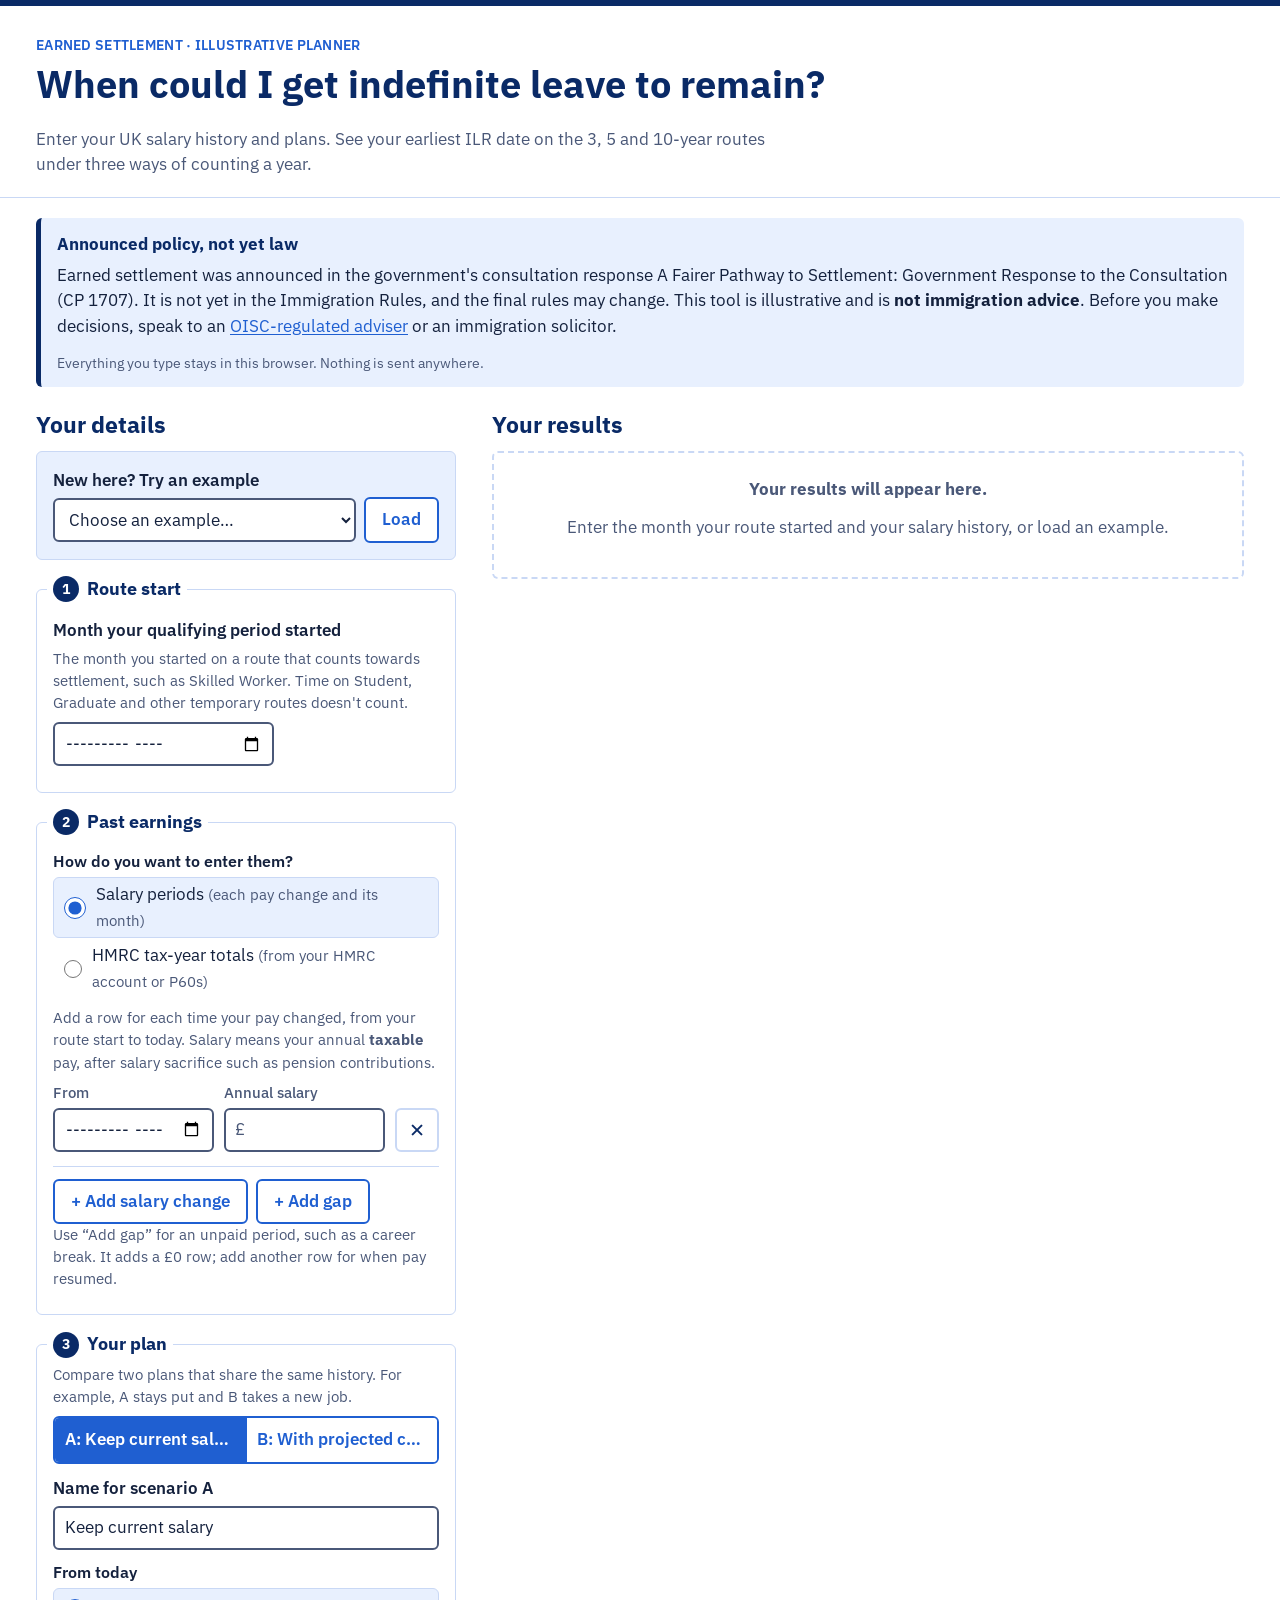
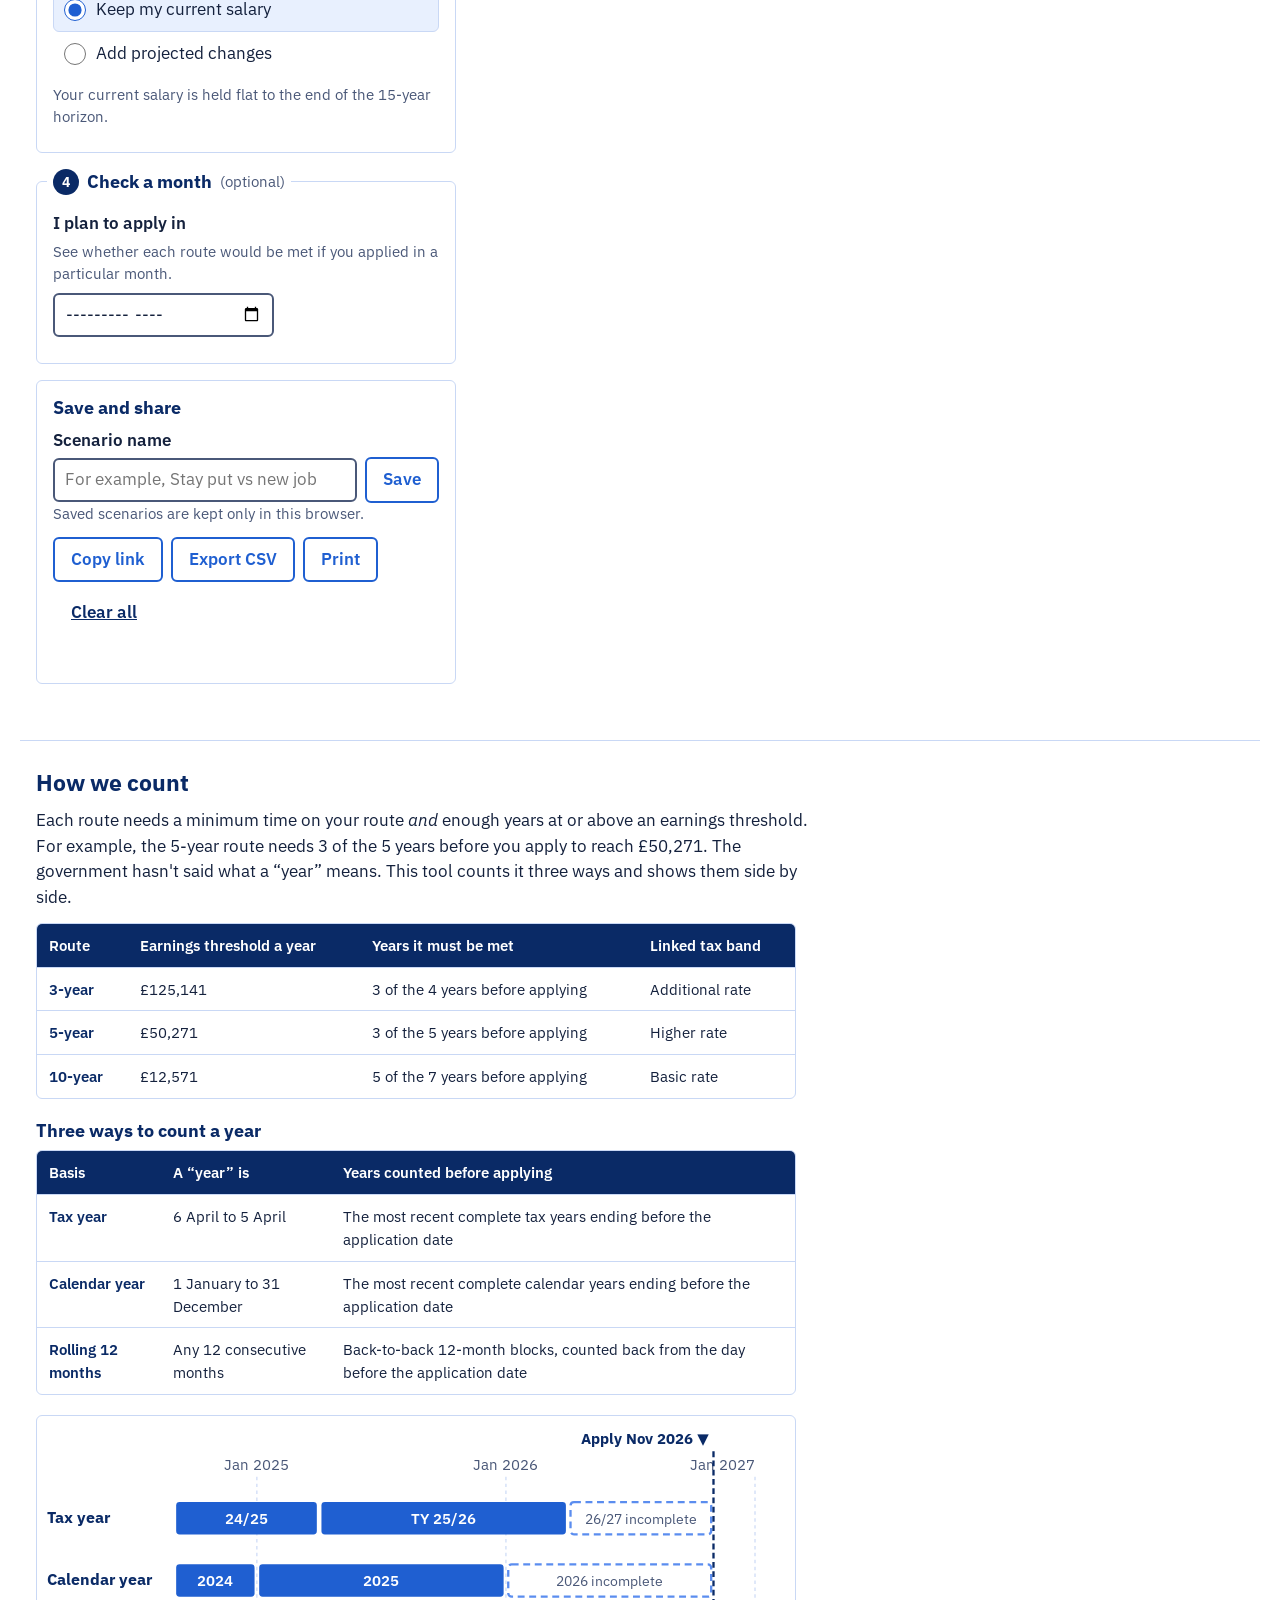
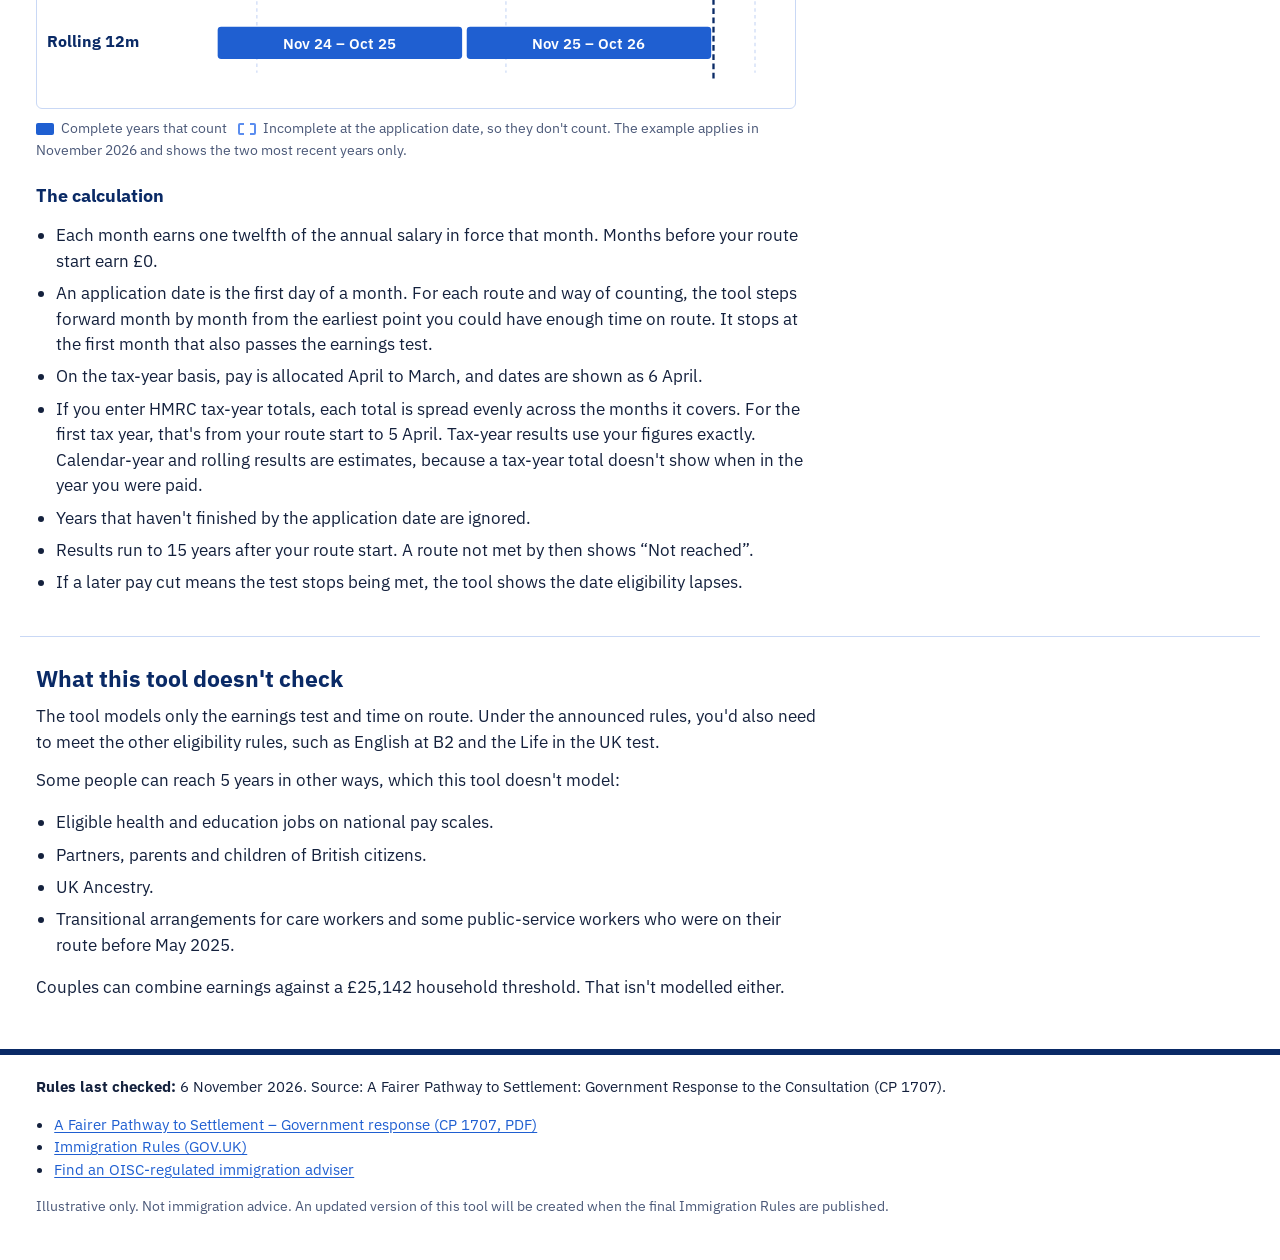
<file: index.html>
<!doctype html>
<html lang="en-GB">
<head>
  <meta charset="utf-8">
  <meta name="viewport" content="width=device-width, initial-scale=1">
  <meta name="color-scheme" content="light">
  <meta name="description" content="See when you could qualify for indefinite leave to remain on the 3, 5 and 10-year earned settlement routes, comparing tax-year, calendar-year and rolling 12-month counting.">
  <title>ILR Settlement Modeller</title>
  <link rel="preconnect" href="https://fonts.googleapis.com">
  <link rel="preconnect" href="https://fonts.gstatic.com" crossorigin>
  <link href="https://fonts.googleapis.com/css2?family=IBM+Plex+Sans:wght@400;500;600;700&display=swap" rel="stylesheet">
  <link rel="stylesheet" href="styles.css">
  <link rel="icon" href="data:image/svg+xml,%3Csvg xmlns='http://www.w3.org/2000/svg' viewBox='0 0 32 32'%3E%3Crect width='32' height='32' rx='6' fill='%230A2A66'/%3E%3Cpath d='M8 22h16M10 18v-6m6 6v-9m6 9v-4' stroke='white' stroke-width='3' stroke-linecap='round'/%3E%3C/svg%3E">
  <!-- Plain scripts (not ES modules) so the page also works when opened straight from disk. -->
  <script src="config.js" defer></script>
  <script src="engine.js" defer></script>
  <script src="ui.js" defer></script>
</head>
<body>
  <a class="skip-link" href="#results-heading">Skip to results</a>

  <header class="masthead">
    <div class="wrap">
      <p class="eyebrow">Earned settlement · illustrative planner</p>
      <h1>When could I get indefinite leave to remain?</h1>
      <p class="lede">Enter your UK salary history and plans. See your earliest ILR date on the 3, 5 and 10-year routes under three ways of counting a year.</p>
    </div>
  </header>

  <div class="wrap">
    <aside class="notice" role="note" aria-labelledby="notice-title">
      <p id="notice-title" class="notice-title">Announced policy, not yet law</p>
      <p>Earned settlement was announced in the government's consultation response <span data-config="source"></span>. It is not yet in the Immigration Rules, and the final rules may change. This tool is illustrative and is <strong>not immigration advice</strong>. Before you make decisions, speak to an <a href="https://www.gov.uk/find-an-immigration-adviser" rel="noopener" target="_blank">OISC-regulated adviser</a> or an immigration solicitor.</p>
      <p class="notice-small">Everything you type stays in this browser. Nothing is sent anywhere.</p>
    </aside>
  </div>

  <main class="wrap layout" id="main">
    <!-- ============================== INPUTS ============================== -->
    <section class="inputs no-print" aria-labelledby="inputs-heading">
      <h2 id="inputs-heading">Your details</h2>

      <div class="card preset">
        <label for="preset" class="label">New here? Try an example</label>
        <div class="inline">
          <select id="preset">
            <option value="">Choose an example…</option>
            <option value="raise">Mid-year raise (£45,000 to £54,000)</option>
            <option value="cut">Recent pay cut</option>
            <option value="promotion">Promotion to over £125,000</option>
            <option value="steady">Steady salary (£38,000)</option>
            <option value="hmrc">HMRC tax-year totals</option>
          </select>
          <button type="button" class="btn btn-secondary" id="load-preset">Load</button>
        </div>
      </div>

      <form id="form" novalidate autocomplete="off">
        <fieldset class="card">
          <legend><span class="step">1</span> Route start</legend>
          <div class="field">
            <label for="routeStart" class="label">Month your qualifying period started</label>
            <p class="help" id="routeStart-help">The month you started on a route that counts towards settlement, such as Skilled Worker. Time on Student, Graduate and other temporary routes doesn't count.</p>
            <input class="input month" id="routeStart" data-path="routeStart" data-touch="routeStart" aria-describedby="routeStart-help routeStart-err">
            <p class="field-error" id="routeStart-err" hidden></p>
          </div>
        </fieldset>

        <fieldset class="card">
          <legend><span class="step">2</span> Past earnings</legend>
          <fieldset class="radio-group">
            <legend class="label">How do you want to enter them?</legend>
            <label class="radio"><input type="radio" name="source" value="periods" checked><span>Salary periods <span class="optional">(each pay change and its month)</span></span></label>
            <label class="radio"><input type="radio" name="source" value="hmrc"><span>HMRC tax-year totals <span class="optional">(from your HMRC account or P60s)</span></span></label>
          </fieldset>

          <div id="periods-editor">
            <p class="help" id="history-help">Add a row for each time your pay changed, from your route start to today. Salary means your annual <strong>taxable</strong> pay, after salary sacrifice such as pension contributions.</p>
            <ol class="rows" id="history-rows" aria-describedby="history-help"></ol>
            <p class="field-error" id="history-err" hidden></p>
            <div class="inline wrap-row">
              <button type="button" class="btn btn-secondary" data-action="add-history">+ Add salary change</button>
              <button type="button" class="btn btn-secondary" data-action="add-gap">+ Add gap</button>
            </div>
            <p class="help">Use “Add gap” for an unpaid period, such as a career break. It adds a £0 row; add another row for when pay resumed.</p>
          </div>

          <div id="hmrc-editor" hidden></div>
        </fieldset>

        <fieldset class="card">
          <legend><span class="step">3</span> Your plan</legend>
          <p class="help">Compare two plans that share the same history. For example, A stays put and B takes a new job.</p>
          <div class="segmented" role="group" aria-label="Scenario to edit" id="plan-switch"></div>
          <div id="plan-editor"></div>
        </fieldset>

        <fieldset class="card">
          <legend><span class="step">4</span> Check a month <span class="optional">(optional)</span></legend>
          <div class="field">
            <label for="applyIn" class="label">I plan to apply in</label>
            <p class="help" id="applyIn-help">See whether each route would be met if you applied in a particular month.</p>
            <input class="input month" id="applyIn" data-path="applyIn" data-touch="applyIn" aria-describedby="applyIn-help applyIn-err">
            <p class="field-error" id="applyIn-err" hidden></p>
          </div>
        </fieldset>
      </form>

      <section class="card" aria-labelledby="save-heading">
        <h3 id="save-heading" class="card-title">Save and share</h3>
        <div class="field">
          <label for="save-name" class="label">Scenario name</label>
          <div class="inline">
            <input class="input" id="save-name" placeholder="For example, Stay put vs new job" maxlength="60">
            <button type="button" class="btn btn-secondary" id="save-btn">Save</button>
          </div>
          <p class="help">Saved scenarios are kept only in this browser.</p>
        </div>
        <ul class="saved-list" id="saved-list"></ul>
        <div class="inline wrap-row">
          <button type="button" class="btn btn-secondary" id="copy-link">Copy link</button>
          <button type="button" class="btn btn-secondary" id="export-csv">Export CSV</button>
          <button type="button" class="btn btn-secondary" id="print-btn">Print</button>
          <button type="button" class="btn btn-quiet" id="clear-all">Clear all</button>
        </div>
        <p class="status" id="status" role="status" aria-live="polite"></p>
      </section>
    </section>

    <!-- ============================== RESULTS ============================== -->
    <section class="results" aria-labelledby="results-heading">
      <h2 id="results-heading" tabindex="-1">Your results</h2>
      <div id="results"></div>
    </section>
  </main>

  <!-- ============================== HOW WE COUNT ============================== -->
  <section class="wrap prose" id="how" aria-labelledby="how-heading">
    <h2 id="how-heading">How we count</h2>
    <p>Each route needs a minimum time on your route <em>and</em> enough years at or above an earnings threshold. For example, the 5-year route needs 3 of the 5 years before you apply to reach £50,271. The government hasn't said what a “year” means. This tool counts it three ways and shows them side by side.</p>

    <div class="table-scroll">
      <table class="table">
        <caption class="sr-only">Earnings test for each route</caption>
        <thead><tr><th scope="col">Route</th><th scope="col">Earnings threshold a year</th><th scope="col">Years it must be met</th><th scope="col">Linked tax band</th></tr></thead>
        <tbody id="rules-table"></tbody>
      </table>
    </div>

    <h3>Three ways to count a year</h3>
    <div class="table-scroll">
      <table class="table">
        <thead><tr><th scope="col">Basis</th><th scope="col">A “year” is</th><th scope="col">Years counted before applying</th></tr></thead>
        <tbody>
          <tr><th scope="row">Tax year</th><td>6 April to 5 April</td><td>The most recent complete tax years ending before the application date</td></tr>
          <tr><th scope="row">Calendar year</th><td>1 January to 31 December</td><td>The most recent complete calendar years ending before the application date</td></tr>
          <tr><th scope="row">Rolling 12 months</th><td>Any 12 consecutive months</td><td>Back-to-back 12-month blocks, counted back from the day before the application date</td></tr>
        </tbody>
      </table>
    </div>

    <figure class="diagram">
      <div class="diagram-scroll">
        <svg viewBox="0 0 640 236" role="img" aria-labelledby="dg-title dg-desc" class="count-diagram">
          <title id="dg-title">Which years count when applying in November 2026</title>
          <desc id="dg-desc">Tax year: 2024/25 and 2025/26 are complete and count; 2026/27 is incomplete and doesn't count. Calendar year: 2024 and 2025 count; 2026 is incomplete. Rolling: November 2024 to October 2025 and November 2025 to October 2026 both count.</desc>
          <g class="dg-grid">
            <line x1="182" y1="44" x2="182" y2="214"/><line x1="398" y1="44" x2="398" y2="214"/><line x1="614" y1="44" x2="614" y2="214"/>
          </g>
          <g class="dg-axis">
            <text x="182" y="38" text-anchor="middle">Jan 2025</text>
            <text x="398" y="38" text-anchor="middle">Jan 2026</text>
            <text x="614" y="38" text-anchor="end">Jan 2027</text>
          </g>
          <g class="dg-lane-labels">
            <text x="0" y="84">Tax year</text>
            <text x="0" y="138">Calendar year</text>
            <text x="0" y="192">Rolling 12m</text>
          </g>
          <!-- Tax year lane -->
          <rect class="dg-count" x="112" y="66" width="122" height="28" rx="3"/>
          <text class="dg-in" x="173" y="85" text-anchor="middle">24/25</text>
          <rect class="dg-count" x="238" y="66" width="212" height="28" rx="3"/>
          <text class="dg-in" x="344" y="85" text-anchor="middle">TY 25/26</text>
          <rect class="dg-skip" x="454" y="66" width="122" height="28" rx="3"/>
          <text class="dg-out" x="515" y="85" text-anchor="middle">26/27 incomplete</text>
          <!-- Calendar lane -->
          <rect class="dg-count" x="112" y="120" width="68" height="28" rx="3"/>
          <text class="dg-in" x="146" y="139" text-anchor="middle">2024</text>
          <rect class="dg-count" x="184" y="120" width="212" height="28" rx="3"/>
          <text class="dg-in" x="290" y="139" text-anchor="middle">2025</text>
          <rect class="dg-skip" x="400" y="120" width="176" height="28" rx="3"/>
          <text class="dg-out" x="488" y="139" text-anchor="middle">2026 incomplete</text>
          <!-- Rolling lane -->
          <rect class="dg-count" x="148" y="174" width="212" height="28" rx="3"/>
          <text class="dg-in" x="254" y="193" text-anchor="middle">Nov 24 – Oct 25</text>
          <rect class="dg-count" x="364" y="174" width="212" height="28" rx="3"/>
          <text class="dg-in" x="470" y="193" text-anchor="middle">Nov 25 – Oct 26</text>
          <!-- Application date -->
          <line class="dg-apply" x1="578" y1="22" x2="578" y2="222"/>
          <text class="dg-apply-label" x="574" y="16" text-anchor="end">Apply Nov 2026 ▼</text>
        </svg>
      </div>
      <figcaption>
        <span class="key key-count" aria-hidden="true"></span> Complete years that count
        <span class="key key-skip" aria-hidden="true"></span> Incomplete at the application date, so they don't count.
        The example applies in November 2026 and shows the two most recent years only.
      </figcaption>
    </figure>

    <h3>The calculation</h3>
    <ul>
      <li>Each month earns one twelfth of the annual salary in force that month. Months before your route start earn £0.</li>
      <li>An application date is the first day of a month. For each route and way of counting, the tool steps forward month by month from the earliest point you could have enough time on route. It stops at the first month that also passes the earnings test.</li>
      <li>On the tax-year basis, pay is allocated April to March, and dates are shown as 6 April.</li>
      <li>If you enter HMRC tax-year totals, each total is spread evenly across the months it covers. For the first tax year, that's from your route start to 5 April. Tax-year results use your figures exactly. Calendar-year and rolling results are estimates, because a tax-year total doesn't show when in the year you were paid.</li>
      <li>Years that haven't finished by the application date are ignored.</li>
      <li>Results run to <span data-config="horizon"></span> years after your route start. A route not met by then shows “Not reached”.</li>
      <li>If a later pay cut means the test stops being met, the tool shows the date eligibility lapses.</li>
    </ul>
  </section>

  <!-- ============================== CHECKLIST ============================== -->
  <section class="wrap prose" id="checklist" aria-labelledby="checklist-heading">
    <h2 id="checklist-heading">What this tool doesn't check</h2>
    <p>The tool models only the earnings test and time on route. Under the announced rules, you'd also need to meet the other eligibility rules, such as English at B2 and the Life in the UK test.</p>
    <p>Some people can reach 5 years in other ways, which this tool doesn't model:</p>
    <ul>
      <li>Eligible health and education jobs on national pay scales.</li>
      <li>Partners, parents and children of British citizens.</li>
      <li>UK Ancestry.</li>
      <li>Transitional arrangements for care workers and some public-service workers who were on their route before May 2025.</li>
    </ul>
    <p>Couples can combine earnings against a <span data-config="household"></span> household threshold. That isn't modelled either.</p>
  </section>

  <footer class="footer">
    <div class="wrap">
      <p><strong>Rules last checked:</strong> <span data-config="lastChecked"></span>. Source: <span data-config="source"></span>.</p>
      <ul class="footer-links" id="sources"></ul>
      <p class="footer-small">Illustrative only. Not immigration advice. An updated version of this tool will be created when the final Immigration Rules are published.</p>
    </div>
  </footer>

  <noscript><p class="wrap notice">This tool needs JavaScript to calculate your results.</p></noscript>
</body>
</html>
</file>
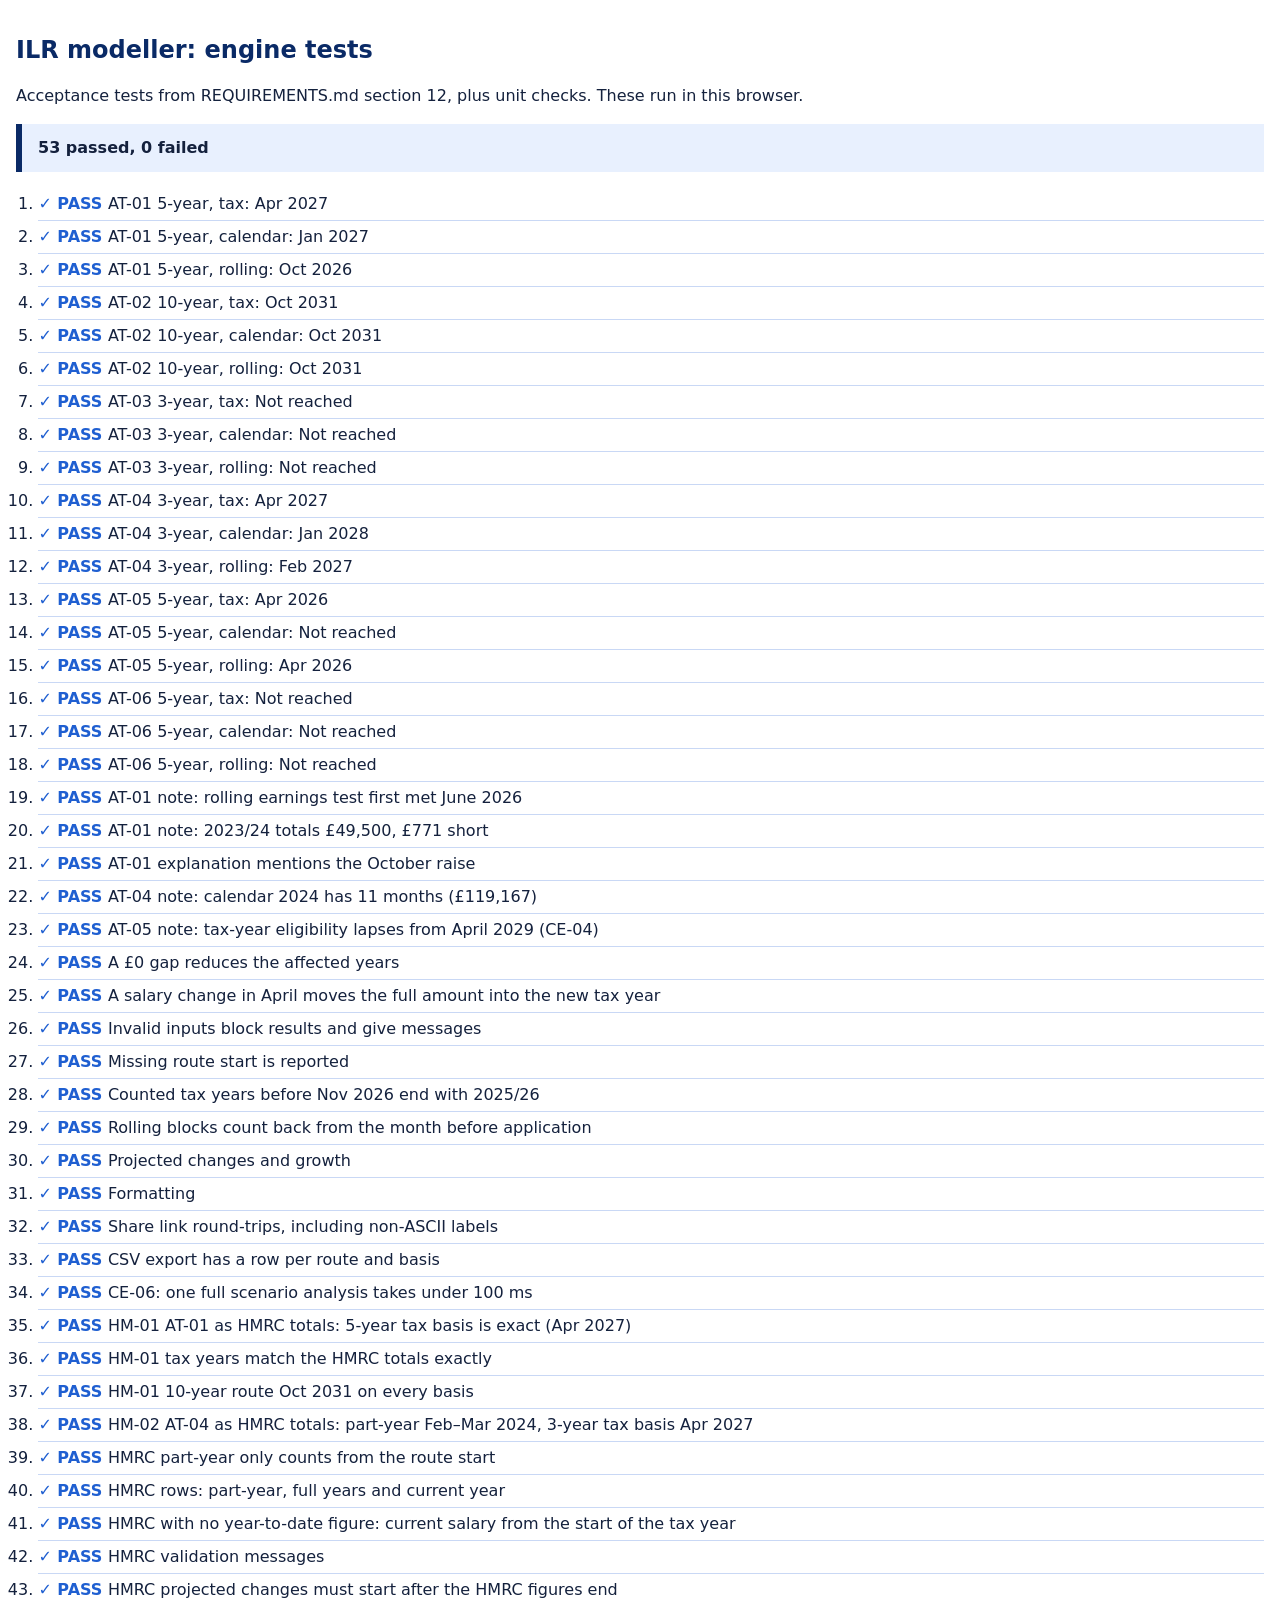
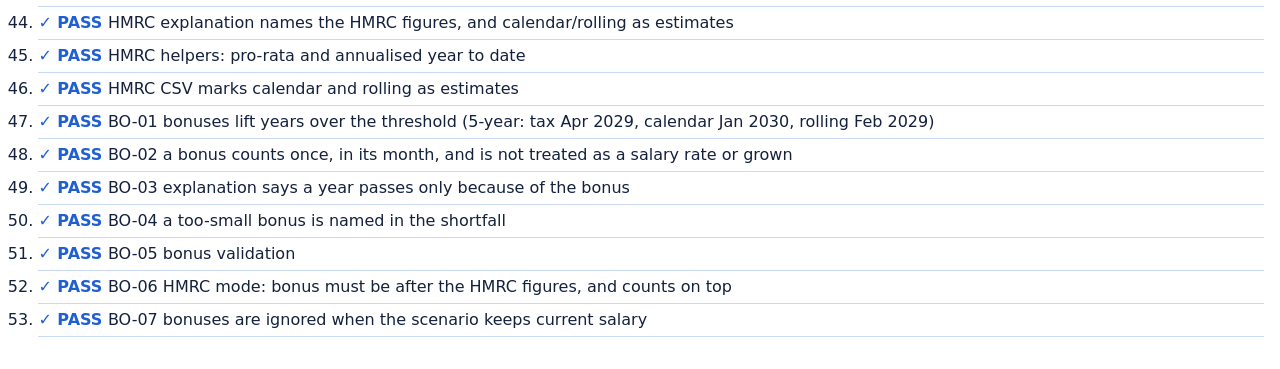
<file: tests/engine.test.html>
<!doctype html>
<html lang="en-GB">
<head>
  <meta charset="utf-8">
  <meta name="viewport" content="width=device-width, initial-scale=1">
  <meta name="color-scheme" content="light">
  <title>Engine Tests</title>
  <style>
    :root { --navy: #0A2A66; --primary: #1F5FD1; --sky: #5B8DEF; --mist: #E8F0FE; --line: #C9D8F5; --ink: #14213D; --muted: #4A5878; }
    body { margin: 0; padding: 16px; background: #FFFFFF; color: var(--ink); font: 16px/1.5 "IBM Plex Sans", system-ui, sans-serif; }
    h1 { color: var(--navy); font-size: 1.5rem; }
    .summary { padding: 12px 16px; border-left: 6px solid var(--navy); background: var(--mist); font-weight: 600; }
    ol { padding-left: 1.4em; }
    li { padding: 4px 0; border-bottom: 1px solid var(--line); }
    .pass::before { content: "✓ PASS  "; color: var(--primary); font-weight: 700; }
    .fail::before { content: "✗ FAIL  "; color: var(--navy); font-weight: 700; }
    .fail { background: var(--mist); }
    .err { display: block; color: var(--muted); font-family: ui-monospace, monospace; font-size: 0.85rem; }
  </style>
</head>
<body>
  <h1>ILR modeller: engine tests</h1>
  <p>Acceptance tests from REQUIREMENTS.md section 12, plus unit checks. These run in this browser.</p>
  <p class="summary" id="summary" role="status">Running…</p>
  <ol id="list"></ol>
  <script src="../config.js"></script>
  <script src="../engine.js"></script>
  <script src="engine.test.js"></script>
  <script>
    const results = window.ILRTests.runTests();
    const failed = results.filter((r) => !r.pass).length;
    document.getElementById("summary").textContent = `${results.length - failed} passed, ${failed} failed`;
    document.getElementById("list").innerHTML = results.map((r) =>
      `<li class="${r.pass ? "pass" : "fail"}">${r.name.replace(/</g, "&lt;")}${r.pass ? "" : `<span class="err">${r.error.replace(/</g, "&lt;")}</span>`}</li>`
    ).join("");
  </script>
</body>
</html>
</file>
<file: styles.css>
/* ILR earned settlement modeller – blue palette on white (REQUIREMENTS.md section 10) */

:root {
  color-scheme: light;
  --navy: #0A2A66;
  --primary: #1F5FD1;
  --primary-hover: #194FB0;
  --sky: #5B8DEF;
  --mist: #E8F0FE;
  --line: #C9D8F5;
  --white: #FFFFFF;
  --ink: #14213D;
  --muted: #4A5878;

  --font: "IBM Plex Sans", system-ui, -apple-system, "Segoe UI", Roboto, "Helvetica Neue", Arial, sans-serif;
  --radius: 6px;
  --gutter: 16px;
  --tap: 44px;
}

*, *::before, *::after { box-sizing: border-box; }

html { -webkit-text-size-adjust: 100%; }

body {
  margin: 0;
  background: var(--white);
  color: var(--ink);
  font-family: var(--font);
  font-size: 17px;
  line-height: 1.5;
}

h1, h2, h3, h4 { color: var(--navy); line-height: 1.2; margin: 0 0 0.5em; font-weight: 700; }
h1 { font-size: clamp(1.6rem, 4.5vw, 2.4rem); }
h2 { font-size: 1.45rem; }
h3 { font-size: 1.15rem; }
p { margin: 0 0 0.75em; }

a { color: var(--primary); text-underline-offset: 2px; }
a:hover { color: var(--navy); }

:focus-visible { outline: 3px solid var(--sky); outline-offset: 2px; }

code { font-size: 0.9em; background: var(--mist); padding: 0.05em 0.3em; border-radius: 3px; }

.sr-only {
  position: absolute !important; width: 1px; height: 1px; padding: 0; margin: -1px;
  overflow: hidden; clip: rect(0 0 0 0); white-space: nowrap; border: 0;
}

.skip-link {
  position: absolute; left: var(--gutter); top: -100px; z-index: 10;
  background: var(--navy); color: var(--white); padding: 10px 14px; border-radius: var(--radius);
}
.skip-link:focus { top: 8px; color: var(--white); }

.wrap { max-width: 1240px; margin: 0 auto; padding: 0 var(--gutter); }

/* ---------- Masthead and notice ---------- */

.masthead { border-top: 6px solid var(--navy); border-bottom: 1px solid var(--line); padding: 28px 0 20px; margin-bottom: 20px; }
.eyebrow { color: var(--primary); font-weight: 600; font-size: 0.9rem; letter-spacing: 0.02em; text-transform: uppercase; margin-bottom: 0.4em; }
.lede { color: var(--muted); font-size: 1.05rem; max-width: 46em; margin: 0; }

.notice {
  background: var(--mist); border-left: 5px solid var(--navy); border-radius: var(--radius);
  padding: 14px 16px; margin-bottom: 24px;
}
.notice p:last-child { margin-bottom: 0; }
.notice-title { font-weight: 700; color: var(--navy); margin-bottom: 0.3em; }
.notice-small { font-size: 0.9rem; color: var(--muted); }

/* ---------- Layout ---------- */

.layout { display: grid; grid-template-columns: minmax(0, 1fr); gap: 28px; align-items: start; }
@media (min-width: 960px) {
  .layout { grid-template-columns: minmax(340px, 420px) minmax(0, 1fr); gap: 36px; }
}

.card {
  background: var(--white); border: 1px solid var(--line); border-radius: var(--radius);
  padding: 16px; margin: 0 0 16px; min-width: 0;
}
fieldset.card { padding-top: 6px; }
legend {
  color: var(--navy); font-weight: 700; font-size: 1.1rem; padding: 0 6px; margin-left: -6px;
  display: flex; align-items: center; gap: 8px;
}
.card-title { font-size: 1.1rem; }
.step {
  display: inline-grid; place-items: center; width: 26px; height: 26px; border-radius: 50%;
  background: var(--navy); color: var(--white); font-size: 0.85rem;
}
.optional { font-weight: 400; color: var(--muted); font-size: 0.95rem; }

.preset { background: var(--mist); border-color: var(--line); }

/* ---------- Form controls ---------- */

.field { margin: 10px 0; }
.label { display: block; font-weight: 600; margin-bottom: 4px; }
.help { color: var(--muted); font-size: 0.92rem; margin: 0 0 8px; }

.input, select {
  font: inherit; color: var(--ink); background: var(--white);
  border: 2px solid var(--muted); border-radius: var(--radius);
  min-height: var(--tap); padding: 6px 10px; width: 100%; max-width: 100%;
}
select { padding-right: 32px; }
.input:focus, select:focus { border-color: var(--primary); }
.input[aria-invalid="true"] { border-color: var(--navy); border-width: 3px; }
.input.month { max-width: 13em; }

.money { position: relative; }
.money > span { position: absolute; left: 11px; top: 50%; transform: translateY(-50%); color: var(--muted); pointer-events: none; }
.money .input { padding-left: 26px; }

.field-error {
  color: var(--navy); font-weight: 600; font-size: 0.92rem; margin: 6px 0 0;
  padding-left: 10px; border-left: 4px solid var(--navy);
}
.field-error::before { content: "✗ "; }

.inline { display: flex; gap: 8px; align-items: center; }
.inline > .input, .inline > select { flex: 1 1 auto; min-width: 0; }
.wrap-row { flex-wrap: wrap; }

.btn {
  font: inherit; font-weight: 600; min-height: var(--tap); padding: 8px 16px;
  border-radius: var(--radius); border: 2px solid var(--primary); cursor: pointer;
  background: var(--primary); color: var(--white); white-space: nowrap;
}
.btn:hover { background: var(--primary-hover); border-color: var(--primary-hover); }
.btn-secondary { background: var(--white); color: var(--primary); }
.btn-secondary:hover { background: var(--mist); color: var(--navy); border-color: var(--primary); }
.btn-quiet { background: transparent; color: var(--navy); border-color: transparent; text-decoration: underline; }
.btn-quiet:hover { background: var(--mist); border-color: var(--mist); }
.btn-small { min-height: 36px; padding: 4px 10px; font-size: 0.92rem; }

.segmented { display: flex; border: 2px solid var(--primary); border-radius: var(--radius); overflow: hidden; margin: 8px 0 12px; }
.segmented button {
  flex: 1 1 0; font: inherit; font-weight: 600; min-height: var(--tap); padding: 6px 10px;
  border: 0; background: var(--white); color: var(--primary); cursor: pointer;
  overflow: hidden; text-overflow: ellipsis; white-space: nowrap;
}
.segmented button + button { border-left: 2px solid var(--primary); }
.segmented button[aria-pressed="true"] { background: var(--primary); color: var(--white); }
.segmented button:focus-visible { outline-offset: -5px; outline-color: var(--navy); }
.segmented button[aria-pressed="true"]:focus-visible { outline-color: var(--white); }

.radio-group { border: 0; padding: 0; margin: 8px 0; min-width: 0; }
.radio-group legend { display: block; font-size: 1rem; font-weight: 600; color: var(--ink); padding: 0; margin: 0 0 4px; }
.radio {
  display: flex; align-items: center; gap: 10px; min-height: var(--tap); cursor: pointer;
  padding: 4px 10px; border-radius: var(--radius); border: 1px solid transparent;
}
.radio:has(input:checked) { background: var(--mist); border-color: var(--line); }
.radio input { width: 22px; height: 22px; accent-color: var(--primary); margin: 0; }

/* Salary rows */
.rows { list-style: none; margin: 0 0 12px; padding: 0; }
.row {
  display: grid; grid-template-columns: minmax(0, 1fr) minmax(0, 1fr) auto; gap: 4px 10px;
  align-items: end; padding: 10px 0; border-bottom: 1px solid var(--line);
}
.row:first-child { padding-top: 0; }
.row .field { margin: 0; }
.row .row-meta { grid-column: 1 / -1; display: flex; gap: 6px; min-height: 0; }
.row .row-meta:empty { display: none; }
.row .errors { grid-column: 1 / -1; }
.row .label { font-size: 0.92rem; font-weight: 500; color: var(--muted); }
.row .input.month { max-width: none; }
@media (max-width: 380px) {
  .row { grid-template-columns: minmax(0, 1fr) auto; }
  .row .field-from { grid-column: 1 / -1; }
}
.icon-btn {
  font: inherit; width: var(--tap); height: var(--tap); border-radius: var(--radius); cursor: pointer;
  border: 2px solid var(--line); background: var(--white); color: var(--navy);
  display: grid; place-items: center; font-size: 1.2rem; line-height: 1;
}
.icon-btn:hover { border-color: var(--primary); background: var(--mist); }

.badge {
  display: inline-block; font-size: 0.8rem; font-weight: 600; padding: 2px 8px; border-radius: 999px;
  background: var(--mist); color: var(--navy); border: 1px solid var(--line);
}
.badge-current { background: var(--navy); color: var(--white); border-color: var(--navy); }

/* HMRC tax-year totals editor */
.hm-block { border-top: 1px solid var(--line); padding-top: 10px; margin-top: 12px; }
.hm-title { font-size: 1rem; margin: 0 0 4px; }
.hm-block .field { margin: 8px 0; }
.hm-helper { background: var(--mist); border-radius: var(--radius); padding: 8px 12px; margin: 8px 0; }
.hm-helper summary { cursor: pointer; color: var(--primary); font-weight: 600; min-height: 32px; display: flex; align-items: center; }
.hm-helper .help:last-child { margin: 8px 0 0; }
.estimate-note {
  background: var(--mist); border-left: 4px solid var(--sky); border-radius: var(--radius);
  padding: 10px 12px; font-size: 0.92rem; margin: 14px 0 4px;
}
.hm-empty { border: 2px dashed var(--line); border-radius: var(--radius); padding: 12px; }

.saved-list { list-style: none; padding: 0; margin: 0 0 12px; }
.saved-list li { display: flex; align-items: center; gap: 8px; padding: 6px 0; border-bottom: 1px solid var(--line); }
.saved-list li span { flex: 1 1 auto; overflow-wrap: anywhere; }
.status { min-height: 1.5em; margin: 8px 0 0; color: var(--navy); font-weight: 600; font-size: 0.95rem; }

/* ---------- Results ---------- */

.results { min-width: 0; }
.results h2:focus { outline: none; }

.placeholder {
  border: 2px dashed var(--line); border-radius: var(--radius); padding: 24px; color: var(--muted); text-align: center;
}
.error-summary {
  border: 3px solid var(--navy); border-radius: var(--radius); padding: 16px; margin-bottom: 16px;
}
.error-summary h3 { margin-bottom: 0.4em; }
.error-summary ul { margin: 0; padding-left: 1.2em; }
.error-summary a { font-weight: 600; }

.view-switch { display: flex; align-items: center; gap: 10px; flex-wrap: wrap; margin-bottom: 12px; }
.view-switch .segmented { flex: 1 1 260px; margin: 0; }
.view-switch .label { margin: 0; }

.headline {
  background: var(--mist); border-left: 6px solid var(--navy); border-radius: var(--radius);
  padding: 16px 18px; margin-bottom: 20px;
}
.headline-main { font-size: 1.25rem; color: var(--navy); margin-bottom: 0.3em; }
.headline-main strong { font-size: 1.45rem; }
.headline p:last-child { margin-bottom: 0; }
.headline-sub { color: var(--ink); }

.block { margin-bottom: 26px; }
.block-head { display: flex; justify-content: space-between; align-items: baseline; gap: 12px; flex-wrap: wrap; }
.caption { color: var(--muted); font-size: 0.9rem; }

/* Timeline */
.timeline-wrap { border: 1px solid var(--line); border-radius: var(--radius); padding: 8px 6px 4px; }
.timeline-wrap svg { display: block; width: 100%; height: auto; overflow: visible; }
.tl-axis text, .tl-track-label { fill: var(--muted); font-size: 12px; font-family: var(--font); }
.tl-grid line { stroke: var(--line); stroke-width: 1; }
.tl-lane-title { fill: var(--navy); font-size: 13px; font-weight: 700; font-family: var(--font); }
.tl-track { stroke: var(--line); stroke-width: 2; }
.tl-window { fill: var(--primary); }
.tl-window-later { fill: var(--sky); }
.tl-lapse { stroke: var(--navy); stroke-width: 2; }
.tl-today { stroke: var(--navy); stroke-width: 1.5; stroke-dasharray: 4 3; }
.tl-today-label { fill: var(--navy); font-size: 12px; font-weight: 600; font-family: var(--font); }
.tl-apply { stroke: var(--sky); stroke-width: 2; stroke-dasharray: 2 3; }
.tl-not { fill: var(--muted); font-size: 12px; font-style: italic; font-family: var(--font); }
.tl-marker { cursor: pointer; }
.tl-marker circle { fill: var(--navy); stroke: var(--white); stroke-width: 2; }
.tl-marker text { fill: var(--white); font-size: 11px; font-weight: 700; font-family: var(--font); pointer-events: none; }
.tl-marker .ring { fill: none; stroke: var(--sky); stroke-width: 3; opacity: 0; }
.tl-marker:hover .ring, .tl-marker.is-selected .ring { opacity: 1; }
.tl-marker:focus { outline: none; }
.tl-marker:focus-visible .ring { opacity: 1; stroke: var(--navy); }
.legend { display: flex; flex-wrap: wrap; gap: 6px 16px; margin: 8px 2px 0; font-size: 0.88rem; color: var(--muted); }
.legend span { display: inline-flex; align-items: center; gap: 6px; }
.sw { display: inline-block; width: 18px; height: 8px; border-radius: 2px; background: var(--primary); }
.sw-dot { width: 14px; height: 14px; border-radius: 50%; background: var(--navy); }
.sw-today { width: 0; height: 14px; border-left: 2px dashed var(--navy); border-radius: 0; background: none; }
.sw-apply { width: 0; height: 14px; border-left: 2px dotted var(--sky); border-radius: 0; background: none; }

/* Tables */
.table-scroll { overflow-x: auto; -webkit-overflow-scrolling: touch; border: 1px solid var(--line); border-radius: var(--radius); }
.table { border-collapse: collapse; width: 100%; font-size: 0.95rem; }
.table th, .table td { padding: 10px 12px; text-align: left; border-bottom: 1px solid var(--line); vertical-align: top; }
.table thead th { background: var(--navy); color: var(--white); font-weight: 600; white-space: nowrap; }
.table tbody th { color: var(--navy); font-weight: 600; }
.table tbody tr:last-child > * { border-bottom: 0; }
.table .num { text-align: right; font-variant-numeric: tabular-nums; white-space: nowrap; }
.table .sub { display: block; color: var(--muted); font-size: 0.85rem; font-weight: 400; }

.grid { min-width: 520px; }
.grid td { padding: 6px; }
.cell-btn {
  font: inherit; width: 100%; min-height: 56px; text-align: left; cursor: pointer;
  padding: 8px 10px; border-radius: var(--radius); border: 2px solid var(--line);
  background: var(--white); color: var(--ink);
}
.cell-btn:hover { border-color: var(--primary); background: var(--mist); }
.cell-btn .date { display: block; font-weight: 700; }
.cell-btn .sub { display: block; font-size: 0.82rem; color: var(--muted); }
.cell-btn.is-none .date { font-weight: 500; color: var(--muted); }
.cell-btn.is-best { background: var(--navy); border-color: var(--navy); color: var(--white); }
.cell-btn.is-best .sub { color: var(--white); }
.cell-btn.is-selected { box-shadow: 0 0 0 3px var(--sky); }
.cell-btn.is-best:hover { background: var(--navy); }
.cell-btn .best-tag { display: inline-block; font-size: 0.72rem; font-weight: 700; letter-spacing: 0.03em; text-transform: uppercase; margin-bottom: 2px; }

.pass { color: var(--primary); font-weight: 700; white-space: nowrap; }
.fail { color: var(--navy); font-weight: 600; white-space: nowrap; }

/* Breakdown */
.breakdown { border: 2px solid var(--line); border-radius: var(--radius); padding: 16px; }
.breakdown h3:focus { outline: none; }
.chip {
  display: inline-block; padding: 4px 10px; border-radius: 999px; font-weight: 600; font-size: 0.92rem;
  background: var(--mist); color: var(--navy); border: 1px solid var(--line); margin-bottom: 10px;
}
.chip.is-yes { background: var(--primary); color: var(--white); border-color: var(--primary); }
.bars svg { display: block; width: 100%; height: auto; }
.bar-pass { fill: var(--primary); }
.bar-fail { fill: var(--white); stroke: var(--sky); stroke-width: 2; stroke-dasharray: 5 3; }
.bar-threshold { stroke: var(--navy); stroke-width: 2; stroke-dasharray: 6 4; }
.bar-threshold-label { fill: var(--navy); font-size: 12px; font-weight: 600; font-family: var(--font); }
.bar-label { fill: var(--muted); font-size: 12px; font-family: var(--font); }
.bar-icon-pass, .bar-icon-fail { paint-order: stroke; stroke: var(--white); stroke-width: 4px; stroke-linejoin: round; }
.bar-icon-pass { fill: var(--primary); font-size: 14px; font-weight: 700; font-family: var(--font); }
.bar-icon-fail { fill: var(--navy); font-size: 14px; font-weight: 700; font-family: var(--font); }
.bar-axis line { stroke: var(--line); }
.explain { margin: 12px 0; padding-left: 1.2em; }
.explain li { margin-bottom: 0.4em; }
.mini-switch { margin: 0 0 10px; }

.compare-note { font-size: 0.92rem; color: var(--muted); }

/* ---------- Content sections ---------- */

.prose { margin-top: 40px; padding-top: 28px; border-top: 1px solid var(--line); }
.prose > p, .prose > ul { max-width: 46em; }
.prose ul { padding-left: 1.2em; }
.prose li { margin-bottom: 0.4em; }
.prose .table-scroll { margin-bottom: 20px; max-width: 760px; }

.diagram { margin: 12px 0 24px; max-width: 760px; }
.diagram-scroll { overflow-x: auto; border: 1px solid var(--line); border-radius: var(--radius); padding: 10px; }
.count-diagram { display: block; min-width: 560px; width: 100%; height: auto; font-family: var(--font); }
.dg-grid line { stroke: var(--line); stroke-dasharray: 3 3; }
.dg-axis text { fill: var(--muted); font-size: 13px; }
.dg-lane-labels text { fill: var(--navy); font-size: 14px; font-weight: 700; }
.dg-count { fill: var(--primary); }
.dg-skip { fill: var(--white); stroke: var(--sky); stroke-width: 2; stroke-dasharray: 6 4; }
.dg-in { fill: var(--white); font-size: 13px; font-weight: 600; }
.dg-out { fill: var(--muted); font-size: 12px; }
.dg-apply { stroke: var(--navy); stroke-width: 2; stroke-dasharray: 5 3; }
.dg-apply-label { fill: var(--navy); font-size: 13px; font-weight: 700; }
figcaption { color: var(--muted); font-size: 0.9rem; margin-top: 8px; }
.key { display: inline-block; width: 18px; height: 12px; vertical-align: middle; margin: 0 4px 0 8px; border-radius: 2px; }
.key:first-child { margin-left: 0; }
.key-count { background: var(--primary); }
.key-skip { border: 2px dashed var(--sky); background: var(--white); }

.footer { margin-top: 48px; border-top: 6px solid var(--navy); padding: 20px 0 32px; font-size: 0.95rem; }
.footer-links { padding-left: 1.2em; }
.footer-small { color: var(--muted); font-size: 0.88rem; }

.print-only { display: none; }

/* ---------- Print ---------- */

@media print {
  body { font-size: 11pt; }
  .no-print, .skip-link, .view-switch .segmented, .mini-switch, #checklist, .notice-small { display: none !important; }
  .layout { display: block; }
  .print-only { display: block; }
  .masthead { padding-top: 0; }
  .block, .breakdown, .table-scroll, .headline { break-inside: avoid; }
  .table-scroll { overflow: visible; }
  .grid { min-width: 0; }
  .cell-btn { border-width: 1px; min-height: 0; }
  .cell-btn.is-best { -webkit-print-color-adjust: exact; print-color-adjust: exact; }
  .headline, .table thead th, .tl-window, .bar-pass { -webkit-print-color-adjust: exact; print-color-adjust: exact; }
  a[href^="http"]::after { content: " (" attr(href) ")"; font-size: 0.8em; color: var(--muted); }
}

/* Plan editor sub-sections */
.plan-sub { border-top: 1px solid var(--line); padding-top: 10px; margin-top: 14px; }
.plan-sub + .field { border-top: 1px solid var(--line); padding-top: 10px; margin-top: 14px; }
</file>
